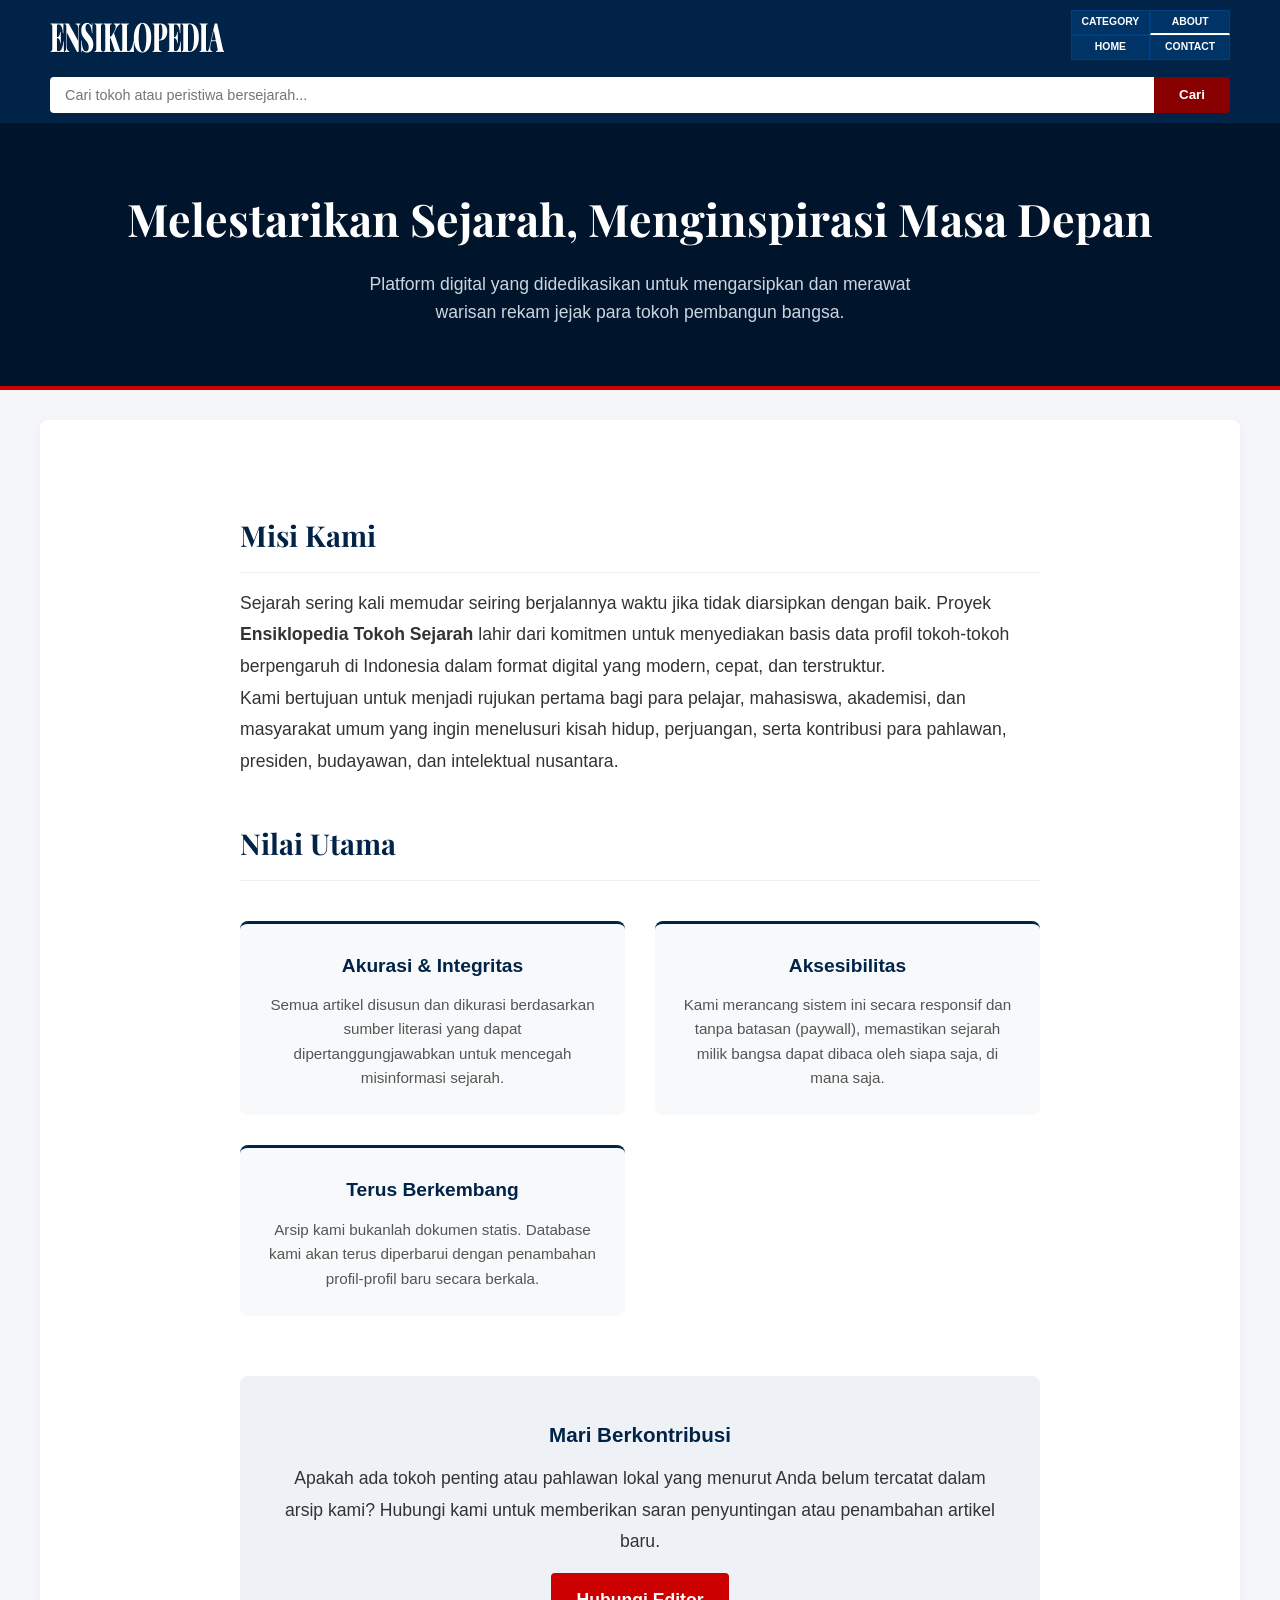
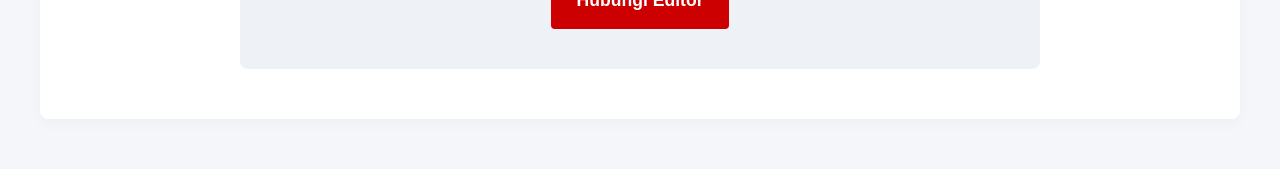
<file: about.html>
<!DOCTYPE html>
<html lang="id">
<head>
    <meta charset="UTF-8">
    <meta name="viewport" content="width=device-width, initial-scale=1.0">
    <title>Tentang Kami - Ensiklopedia Tokoh Sejarah</title>
    <link rel="stylesheet" href="css/layout.css">
    <link rel="stylesheet" href="css/header.css">
    <link rel="stylesheet" href="css/search.css"> 
    <link href="https://fonts.googleapis.com/css2?family=Playfair+Display:wght@400;700&display=swap" rel="stylesheet">
    <style>
        /* --- STYLING HALAMAN ABOUT --- */
        body { background: #f4f6f9; }
        
        .about-hero {
            background: #00152b; /* Biru sangat gelap */
            color: white;
            padding: 60px 20px;
            text-align: center;
            border-bottom: 4px solid #cc0000;
        }

        .about-hero h1 {
            font-family: 'Playfair Display', serif;
            font-size: 2.8rem;
            margin-bottom: 15px;
        }

        .about-hero p {
            font-size: 1.1rem;
            color: #cbd5e0;
            max-width: 600px;
            margin: 0 auto;
            line-height: 1.6;
        }

        .about-main {
            background: white; 
            padding: 50px; 
            margin-top: 30px; 
            margin-bottom: 50px; 
            box-shadow: 0 4px 15px rgba(0,0,0,0.03); 
            border-radius: 8px;
        }

        .about-content {
            line-height: 1.8; 
            color: #333; 
            font-size: 1.1rem;
            max-width: 800px;
            margin: 0 auto;
        }

        .about-content h2 {
            font-family: 'Playfair Display', serif;
            color: #002347;
            font-size: 1.8rem;
            margin-top: 40px;
            margin-bottom: 15px;
            border-bottom: 1px solid #eee;
            padding-bottom: 10px;
        }

        /* Grid untuk Nilai Utama (Core Values) */
        .values-grid {
            display: grid;
            grid-template-columns: repeat(auto-fit, minmax(250px, 1fr));
            gap: 30px;
            margin-top: 40px;
        }

        .value-card {
            background: #f8f9fa;
            padding: 25px;
            border-radius: 8px;
            border-top: 3px solid #002347;
            text-align: center;
        }

        .value-card h3 {
            color: #002347;
            margin-bottom: 10px;
            font-size: 1.2rem;
        }

        .value-card p {
            font-size: 0.95rem;
            color: #555;
            line-height: 1.6;
        }

        /* Call to Action */
        .cta-section {
            text-align: center;
            margin-top: 60px;
            padding: 40px;
            background: #eef2f7;
            border-radius: 8px;
        }

        .cta-btn {
            display: inline-block;
            background: #cc0000;
            color: white;
            padding: 12px 25px;
            text-decoration: none;
            font-weight: bold;
            border-radius: 4px;
            margin-top: 15px;
            transition: background 0.3s;
        }

        .cta-btn:hover { background: #a00000; }

        @media (max-width: 768px) {
            .about-main { padding: 30px 20px; }
            .about-hero h1 { font-size: 2.2rem; }
        }
    </style>
</head>
<body>
    <header>
        <div class="container header-container">
            <div class="header-top">
                <div class="logo">ENSIKLOPEDIA</div>
                <nav class="header-nav">
                    <a href="category.html">Category</a>
                    <a href="about.html" style="font-weight: bold; border-bottom: 2px solid white;">About</a>
                    <a href="index.html">Home</a>
                    <a href="contact.html">Contact</a>
                </nav>
            </div>
            
            <div class="search-bar">
                <input type="text" id="searchInput" placeholder="Cari tokoh atau peristiwa bersejarah...">
                <button id="searchBtn">
                    <span id="btnText">Cari</span>
                </button>
            </div>
        </div>
    </header>

    <section class="about-hero">
        <div class="container">
            <h1>Melestarikan Sejarah, Menginspirasi Masa Depan</h1>
            <p>Platform digital yang didedikasikan untuk mengarsipkan dan merawat warisan rekam jejak para tokoh pembangun bangsa.</p>
        </div>
    </section>

    <main class="container about-main">
        <div class="about-content">
            <h2>Misi Kami</h2>
            <p>
                Sejarah sering kali memudar seiring berjalannya waktu jika tidak diarsipkan dengan baik. Proyek <strong>Ensiklopedia Tokoh Sejarah</strong> lahir dari komitmen untuk menyediakan basis data profil tokoh-tokoh berpengaruh di Indonesia dalam format digital yang modern, cepat, dan terstruktur.
            </p>
            <p>
                Kami bertujuan untuk menjadi rujukan pertama bagi para pelajar, mahasiswa, akademisi, dan masyarakat umum yang ingin menelusuri kisah hidup, perjuangan, serta kontribusi para pahlawan, presiden, budayawan, dan intelektual nusantara.
            </p>

            <h2>Nilai Utama</h2>
            <div class="values-grid">
                <div class="value-card">
                    <h3>Akurasi & Integritas</h3>
                    <p>Semua artikel disusun dan dikurasi berdasarkan sumber literasi yang dapat dipertanggungjawabkan untuk mencegah misinformasi sejarah.</p>
                </div>
                <div class="value-card">
                    <h3>Aksesibilitas</h3>
                    <p>Kami merancang sistem ini secara responsif dan tanpa batasan (paywall), memastikan sejarah milik bangsa dapat dibaca oleh siapa saja, di mana saja.</p>
                </div>
                <div class="value-card">
                    <h3>Terus Berkembang</h3>
                    <p>Arsip kami bukanlah dokumen statis. Database kami akan terus diperbarui dengan penambahan profil-profil baru secara berkala.</p>
                </div>
            </div>

            <div class="cta-section">
                <h3 style="color: #002347; margin-bottom: 10px;">Mari Berkontribusi</h3>
                <p>Apakah ada tokoh penting atau pahlawan lokal yang menurut Anda belum tercatat dalam arsip kami? Hubungi kami untuk memberikan saran penyuntingan atau penambahan artikel baru.</p>
                <a href="contact.html" class="cta-btn">Hubungi Editor</a>
            </div>
        </div>
    </main>

    <script>
        const searchBtn = document.getElementById('searchBtn');
        const searchInput = document.getElementById('searchInput');

        function doSearch() {
            const query = searchInput.value.trim();
            if (query) {
                // Redirect ke halaman index sambil membawa kata kunci pencarian
                window.location.href = `index.html?search=${encodeURIComponent(query)}`;
            }
        }

        searchBtn.addEventListener('click', doSearch);
        searchInput.addEventListener('keypress', (e) => {
            if (e.key === 'Enter') doSearch();
        });

        // Disable button jika input kosong
        searchInput.addEventListener('input', () => {
            searchBtn.disabled = searchInput.value.trim() === '';
        });
        searchBtn.disabled = true; // Default state
    </script>
</body>
</html>
</file>
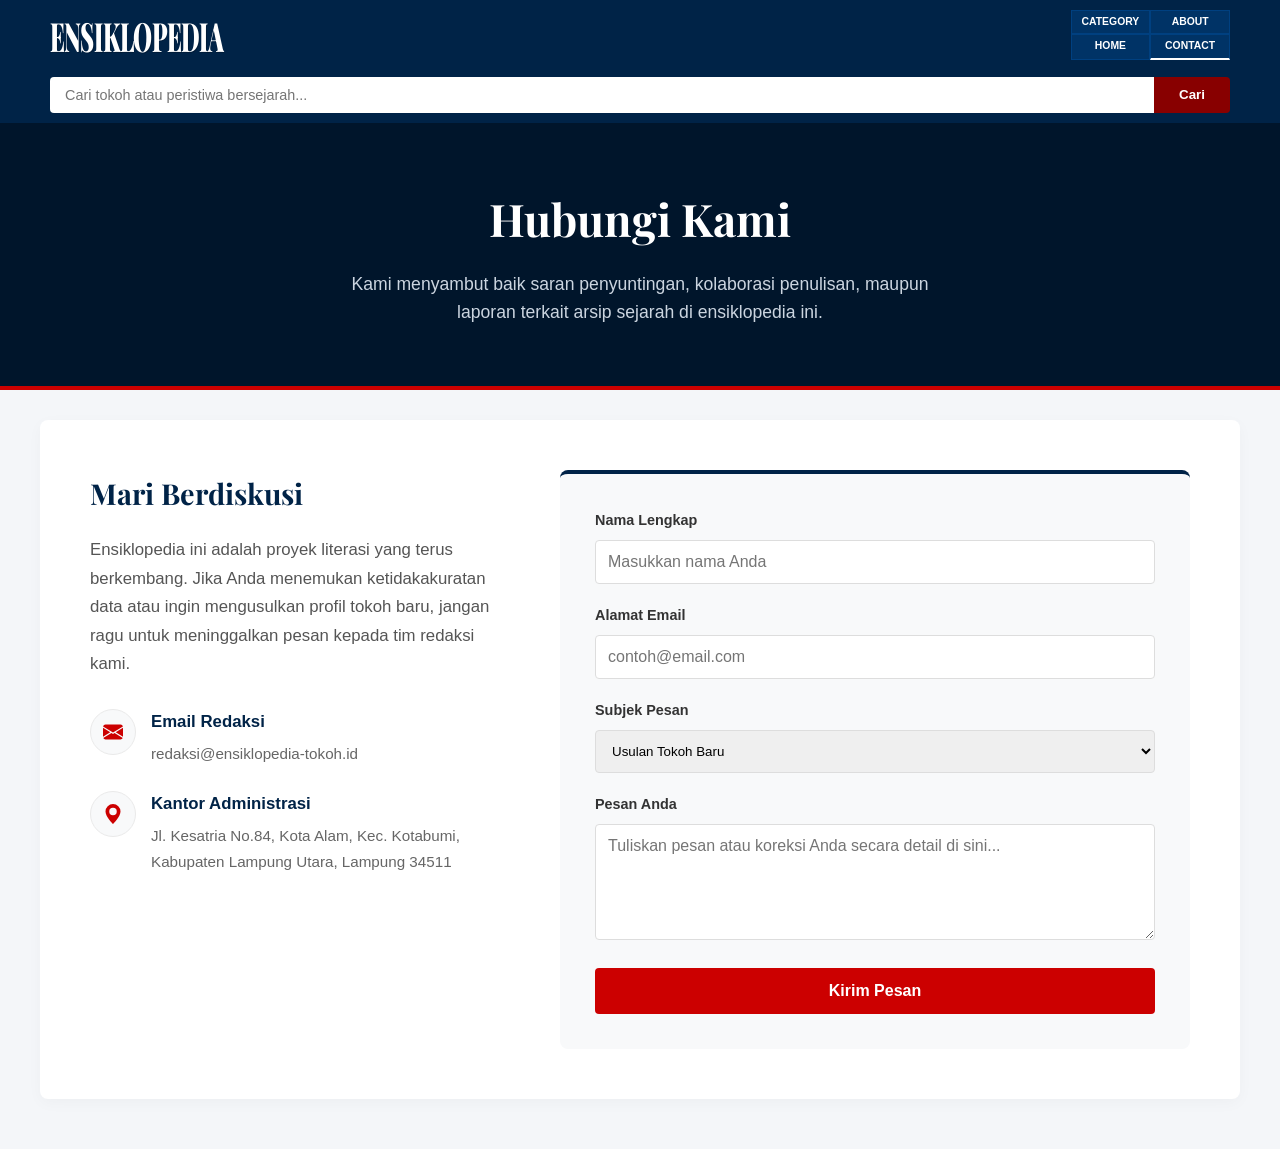
<file: contact.html>
<!DOCTYPE html>
<html lang="id">
<head>
    <meta charset="UTF-8">
    <meta name="viewport" content="width=device-width, initial-scale=1.0">
    <title>Hubungi Kami - Ensiklopedia Tokoh Sejarah</title>
    <link rel="stylesheet" href="css/layout.css">
    <link rel="stylesheet" href="css/header.css">
    <link rel="stylesheet" href="css/search.css"> 
    <link href="https://fonts.googleapis.com/css2?family=Playfair+Display:wght@400;700&display=swap" rel="stylesheet">
    <style>
        /* --- STYLING HALAMAN CONTACT --- */
        body { background: #f4f6f9; }
        
        .contact-hero {
            background: #00152b; 
            color: white;
            padding: 60px 20px;
            text-align: center;
            border-bottom: 4px solid #cc0000;
        }

        .contact-hero h1 {
            font-family: 'Playfair Display', serif;
            font-size: 2.8rem;
            margin-bottom: 15px;
        }

        .contact-hero p {
            font-size: 1.1rem;
            color: #cbd5e0;
            max-width: 600px;
            margin: 0 auto;
            line-height: 1.6;
        }

        .contact-main {
            background: white; 
            padding: 50px; 
            margin-top: 30px; 
            margin-bottom: 50px; 
            box-shadow: 0 4px 15px rgba(0,0,0,0.03); 
            border-radius: 8px;
        }

        /* Layout 2 Kolom */
        .contact-grid {
            display: grid;
            grid-template-columns: 1fr 1.5fr;
            gap: 50px;
        }

        /* Bagian Kiri: Info Kontak */
        .contact-info h2 {
            font-family: 'Playfair Display', serif;
            color: #002347;
            font-size: 1.8rem;
            margin-bottom: 20px;
        }
        
        .contact-info p {
            color: #555;
            line-height: 1.7;
            margin-bottom: 30px;
            font-size: 1.05rem;
        }

        .info-item {
            display: flex;
            align-items: flex-start;
            gap: 15px;
            margin-bottom: 25px;
        }

        .info-icon {
            background: #f8f9fa;
            padding: 12px;
            border-radius: 50%;
            color: #cc0000;
            display: flex;
            align-items: center;
            justify-content: center;
            border: 1px solid #eaeaea;
        }

        .info-text h4 {
            color: #002347;
            margin-bottom: 5px;
            font-size: 1.05rem;
        }
        
        .info-text p {
            margin-bottom: 0;
            font-size: 0.95rem;
            color: #666;
        }

        /* Bagian Kanan: Formulir */
        .contact-form {
            background: #f8f9fa;
            padding: 35px;
            border-radius: 8px;
            border-top: 4px solid #002347;
        }

        .form-group {
            margin-bottom: 20px;
        }

        .form-group label {
            display: block;
            margin-bottom: 8px;
            color: #333;
            font-weight: bold;
            font-size: 0.9rem;
        }

        .form-group input, .form-group textarea {
            width: 100%;
            padding: 12px;
            border: 1px solid #ddd;
            border-radius: 4px;
            font-family: inherit;
            font-size: 1rem;
            box-sizing: border-box;
            transition: border-color 0.3s;
        }

        .form-group input:focus, .form-group textarea:focus {
            border-color: #002347;
            outline: none;
        }

        .btn-submit {
            background: #cc0000;
            color: white;
            padding: 14px 25px;
            border: none;
            border-radius: 4px;
            font-size: 1rem;
            font-weight: bold;
            cursor: pointer;
            width: 100%;
            transition: background 0.3s;
        }

        .btn-submit:hover {
            background: #a00000;
        }

        /* Responsif untuk HP */
        @media (max-width: 768px) {
            .contact-grid { grid-template-columns: 1fr; gap: 40px; }
            .contact-main { padding: 30px 20px; }
            .contact-hero h1 { font-size: 2.2rem; }
        }
    </style>
</head>
<body>
    <header>
        <div class="container header-container">
            <div class="header-top">
                <div class="logo">ENSIKLOPEDIA</div>
                <nav class="header-nav">
                    <a href="category.html">Category</a>
                    <a href="about.html">About</a>
                    <a href="index.html">Home</a>
                    <a href="contact.html" style="font-weight: bold; border-bottom: 2px solid white;">Contact</a>
                </nav>
            </div>
            
            <div class="search-bar">
                <input type="text" id="searchInput" placeholder="Cari tokoh atau peristiwa bersejarah...">
                <button id="searchBtn">
                    <span id="btnText">Cari</span>
                </button>
            </div>
        </div>
    </header>

    <section class="contact-hero">
        <div class="container">
            <h1>Hubungi Kami</h1>
            <p>Kami menyambut baik saran penyuntingan, kolaborasi penulisan, maupun laporan terkait arsip sejarah di ensiklopedia ini.</p>
        </div>
    </section>

    <main class="container contact-main">
        <div class="contact-grid">
            
            <div class="contact-info">
                <h2>Mari Berdiskusi</h2>
                <p>Ensiklopedia ini adalah proyek literasi yang terus berkembang. Jika Anda menemukan ketidakakuratan data atau ingin mengusulkan profil tokoh baru, jangan ragu untuk meninggalkan pesan kepada tim redaksi kami.</p>
                
                <div class="info-item">
                    <div class="info-icon">
                        <svg width="20" height="20" fill="currentColor" viewBox="0 0 16 16"><path d="M.05 3.555A2 2 0 0 1 2 2h12a2 2 0 0 1 1.95 1.555L8 8.414.05 3.555ZM0 4.697v7.104l5.803-3.558L0 4.697ZM6.761 8.83l-6.57 4.027A2 2 0 0 0 2 14h12a2 2 0 0 0 1.808-1.144l-6.57-4.027L8 9.586l-1.239-.757Zm3.436-.586L16 11.801V4.697l-5.803 3.546Z"/></svg>
                    </div>
                    <div class="info-text">
                        <h4>Email Redaksi</h4>
                        <p>redaksi@ensiklopedia-tokoh.id</p>
                    </div>
                </div>

              <div class="info-item">
                  <div class="info-icon">
                      <svg width="20" height="20" fill="currentColor" viewBox="0 0 16 16"><path d="M8 16s6-5.686 6-10A6 6 0 0 0 2 6c0 4.314 6 10 6 10zm0-7a3 3 0 1 1 0-6 3 3 0 0 1 0 6z"/></svg>
                  </div>
                  <div class="info-text">
                      <h4>Kantor Administrasi</h4>
                      <p>Jl. Kesatria No.84, Kota Alam, Kec. Kotabumi,<br>Kabupaten Lampung Utara, Lampung 34511</p>
                  </div>
              </div>
            </div>

            <div class="contact-form-container">
                <form class="contact-form" id="contactForm">
                    <div class="form-group">
                        <label for="senderName">Nama Lengkap</label>
                        <input type="text" id="senderName" placeholder="Masukkan nama Anda" required>
                    </div>
                    <div class="form-group">
                        <label for="senderEmail">Alamat Email</label>
                        <input type="email" id="senderEmail" placeholder="contoh@email.com" required>
                    </div>
                    <div class="form-group">
                        <label for="subject">Subjek Pesan</label>
                        <select id="subject" style="width: 100%; padding: 12px; border: 1px solid #ddd; border-radius: 4px; font-family: inherit;">
                            <option value="Saran Tokoh Baru">Usulan Tokoh Baru</option>
                            <option value="Koreksi Artikel">Koreksi Data Artikel</option>
                            <option value="Kolaborasi">Kerja Sama / Kolaborasi</option>
                            <option value="Lainnya">Pertanyaan Lainnya</option>
                        </select>
                    </div>
                    <div class="form-group">
                        <label for="message">Pesan Anda</label>
                        <textarea id="message" rows="5" placeholder="Tuliskan pesan atau koreksi Anda secara detail di sini..." required></textarea>
                    </div>
                    <button type="submit" class="btn-submit">Kirim Pesan</button>
                </form>
            </div>

        </div>
    </main>

    <script>
        // Logika Formulir Kontak (Simulasi Pengiriman)
        document.getElementById('contactForm').addEventListener('submit', function(e) {
            e.preventDefault(); // Mencegah reload halaman
            
            const btn = document.querySelector('.btn-submit');
            const originalText = btn.innerText;
            
            // Efek Loading
            btn.innerText = "Mengirim...";
            btn.style.background = "#666";
            btn.disabled = true;

            // Simulasi jeda waktu pengiriman (1.5 detik)
            setTimeout(() => {
                alert("Terima kasih! Pesan Anda telah terkirim ke redaksi kami.");
                this.reset(); // Mengosongkan formulir
                
                // Kembalikan tombol ke kondisi semula
                btn.innerText = originalText;
                btn.style.background = "#cc0000";
                btn.disabled = false;
            }, 1500);
        });

        // Logika Pencarian (Redirect ke Home)
        const searchBtn = document.getElementById('searchBtn');
        const searchInput = document.getElementById('searchInput');

        function doSearch() {
            const query = searchInput.value.trim();
            if (query) {
                window.location.href = `index.html?search=${encodeURIComponent(query)}`;
            }
        }

        searchBtn.addEventListener('click', doSearch);
        searchInput.addEventListener('keypress', (e) => {
            if (e.key === 'Enter') doSearch();
        });

        // Disable button jika input kosong
        searchInput.addEventListener('input', () => {
            searchBtn.disabled = searchInput.value.trim() === '';
        });
        searchBtn.disabled = true;
    </script>
</body>
</html>
</file>
<file: css/layout.css>
/* --- 1. BASE & GLOBAL LAYOUT --- */
* { 
    box-sizing: border-box; 
    margin: 0; 
    padding: 0; 
}

body { 
    font-family: 'Segoe UI', Tahoma, Geneva, Verdana, sans-serif; 
    line-height: 1.6; 
    background-color: #f0f2f5; 
    color: #1c1e21;
}

/* Container utama tetap menjaga lebar maksimal */
.container { 
    max-width: 1200px; 
    margin: 0 auto; 
    padding: 0 10px;
}

/* --- KARTU ARTIKEL BERANDA (GAYA BRITANNICA) --- */
.articles-grid {
    display: grid;
    grid-template-columns: repeat(auto-fit, minmax(320px, 1fr));
    gap: 30px;
}

.article-card-home {
    background: #ffffff;
    border-radius: 8px;
    overflow: hidden;
    box-shadow: 0 2px 10px rgba(0,0,0,0.08);
    display: flex;
    flex-direction: column;
    border: 1px solid #eaeaea;
    transition: transform 0.2s, box-shadow 0.2s;
}

.article-card-home:hover {
    transform: translateY(-3px);
    box-shadow: 0 6px 15px rgba(0,0,0,0.12);
}

.article-card-home img {
    width: 100%;
    height: 240px;
    object-fit: cover;
    border-bottom: 1px solid #eaeaea;
}

.card-body {
    padding: 20px;
    display: flex;
    flex-direction: column;
}

.card-title {
    font-size: 1.3rem;
    color: #0055a4; /* Biru khas tautan artikel */
    margin-bottom: 12px;
    text-decoration: none;
    font-weight: bold;
    font-family: 'Segoe UI', Tahoma, Geneva, Verdana, sans-serif;
}

.card-title:hover {
    text-decoration: underline;
}

.card-excerpt {
    font-size: 0.95rem;
    color: #333333;
    line-height: 1.6;
}
</file>
<file: css/header.css>
/* --- 2. HEADER & TOP NAV (Versi 2x2) --- */
header { 
    background: #002347; 
    color: white; 
    padding: 10px 0; 
    position: sticky; 
    top: 0; 
    z-index: 100; 
}

.header-container {
    display: flex;
    flex-direction: column;
    gap: 12px;
}

.header-top {
    display: flex;
    justify-content: space-between;
    align-items: center; /* Sejajarkan tengah dengan logo */
    margin-bottom: 5px;
}

.logo { 
    /* Menggunakan font Serif (seperti Wikipedia) */
    font-family: 'Playfair Display', 'Georgia', serif; 
    font-size: 1.8rem; /* Ukuran agak dibesarkan karena akan dikompres sampingnya */
    font-weight: 900; 
    color: white;
    text-transform: uppercase;
    
    /* Trik agar melebar ke atas-bawah (Vertikal) */
    display: inline-block;
    transform: scale(0.8, 1.4); /* 0.8 mengecilkan lebar, 1.4 menarik tinggi */
    transform-origin: left center; /* Menjaga posisi tetap di kiri */
    
    /* Merapatkan jarak antar huruf agar tidak panjang ke samping */
    letter-spacing: -1px; 
    
    /* Memberi sedikit bayangan agar lebih tegas */
    text-shadow: 1px 1px 0px rgba(0,0,0,0.2);
    
    line-height: 1;
}

/* Menggunakan Grid untuk format 2x2 */
.header-nav {
    display: grid;
    grid-template-columns: repeat(2, 1fr); /* Dua kolom sama rata */
    gap: 0; /* Menempel rapat */
}

.header-nav a {
    color: white;
    text-decoration: none;
    font-size: 0.65rem; /* Font kecil agar rapi */
    font-weight: 600;
    text-transform: uppercase;
    background: #003366;
    padding: 5px 10px; 
    border: 0.5px solid #004080; /* Garis lebih tipis */
    border-radius: 0;
    transition: background 0.2s;
    text-align: center; /* Teks di tengah kotak */
    display: block;
    line-height: 1.2;
}

.header-nav a:hover {
    background: #cc0000;
    border-color: #cc0000;
    z-index: 1;
}
</file>
<file: css/search.css>
/* --- 3. SEARCH SYSTEM --- */
.search-bar {
    display: flex;
    width: 100%;
}

.search-bar input {
    flex: 1;
    padding: 10px 15px;
    border: none;
    border-radius: 4px 0 0 4px;
    font-size: 0.9rem;
    outline: none;
}

.search-bar button {
    padding: 10px 25px;
    background: #cc0000;
    color: white;
    border: none;
    border-radius: 0 4px 4px 0;
    cursor: pointer;
    font-weight: bold;
}

/* Spinner Loading */
.spinner {
    display: none; /* Sembunyi secara default */
    width: 18px;
    height: 18px;
    border: 3px solid rgba(255, 255, 255, 0.3);
    border-radius: 50%;
    border-top-color: #fff;
    animation: spin 1s ease-in-out infinite;
    margin: 0 auto;
}

@keyframes spin {
    to { transform: rotate(360deg); }
}

.search-bar button:disabled {
    background: #880000;
    cursor: not-allowed;
}
</file>
